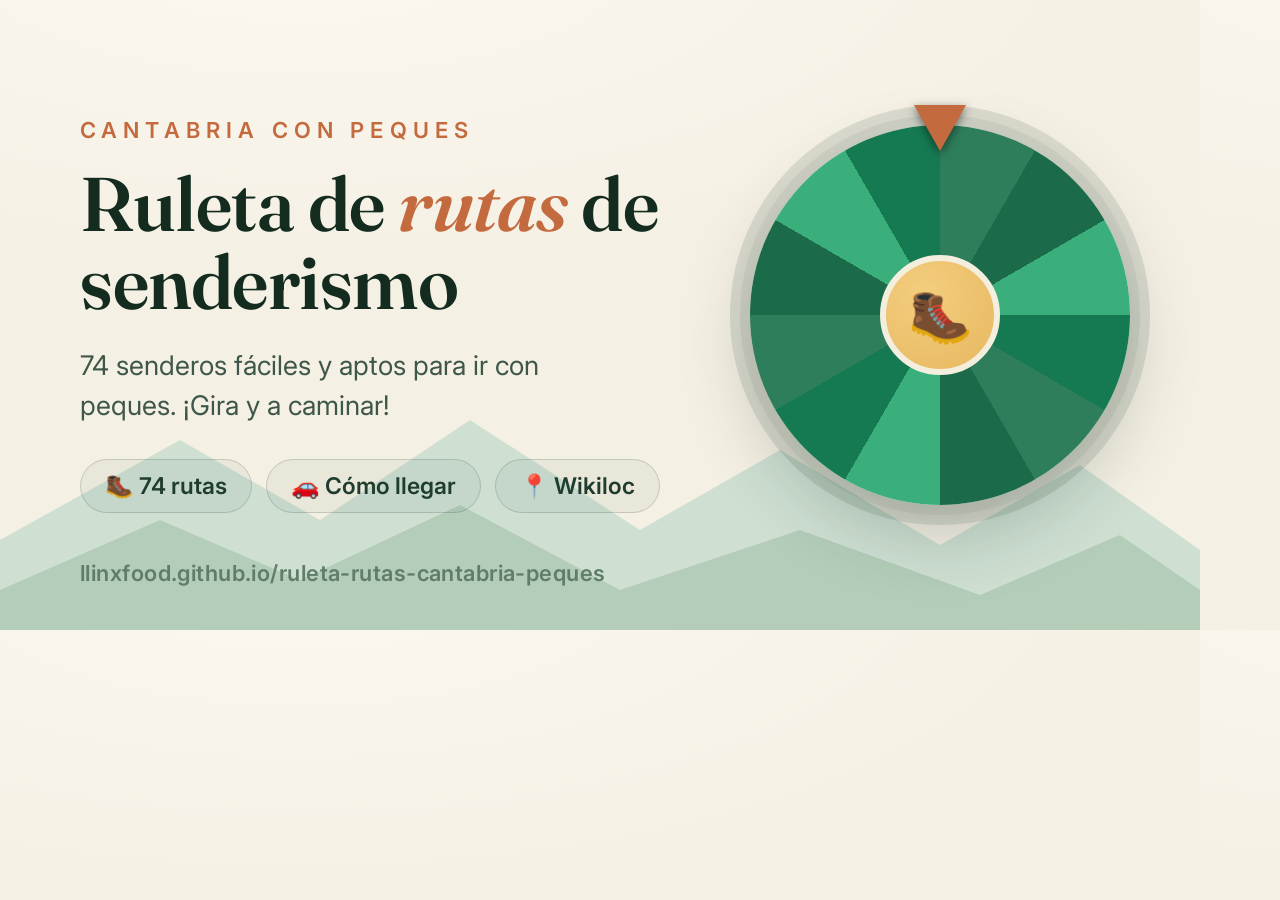
<file: og-image.html>
<!DOCTYPE html>
<html lang="es">
<head>
<meta charset="UTF-8">
<link rel="preconnect" href="https://fonts.googleapis.com">
<link rel="preconnect" href="https://fonts.gstatic.com" crossorigin>
<link href="https://fonts.googleapis.com/css2?family=Fraunces:ital,opsz,wght@0,9..144,600;1,9..144,600&family=Inter:wght@500;600;700&display=swap" rel="stylesheet">
<style>
  * { margin: 0; padding: 0; box-sizing: border-box; }
  html, body { width: 1200px; height: 630px; overflow: hidden; }
  body {
    font-family: "Inter", sans-serif;
    color: #1f3d2e;
    background: radial-gradient(120% 90% at 25% -10%, #fbf8ef 0%, #f5f0e4 60%);
    position: relative;
    display: flex;
    align-items: center;
  }
  .mountains {
    position: absolute; left: 0; right: 0; bottom: 0; height: 220px; z-index: 0;
  }
  .content {
    position: relative; z-index: 2;
    padding: 0 0 0 80px;
    width: 660px;
  }
  .eyebrow {
    font-size: 22px; letter-spacing: .28em; text-transform: uppercase;
    color: #c46a3f; font-weight: 600; margin-bottom: 22px;
  }
  h1 {
    font-family: "Fraunces", serif; font-weight: 600;
    font-size: 76px; line-height: 1.02; color: #142c20;
    letter-spacing: -.5px; margin-bottom: 26px;
  }
  h1 .accent { color: #c46a3f; font-style: italic; }
  .sub { font-size: 27px; line-height: 1.45; color: #1f3d2e; opacity: .85; margin-bottom: 34px; max-width: 30ch; }
  .badges { display: flex; gap: 14px; flex-wrap: wrap; }
  .badge {
    background: rgba(31,61,46,.05); border: 1.5px solid rgba(31,61,46,.18);
    border-radius: 999px; padding: 12px 24px; font-size: 23px; font-weight: 600;
  }
  .url {
    position: absolute; z-index: 2; left: 80px; bottom: 44px;
    font-size: 22px; color: #5f7d68; font-weight: 600; letter-spacing: .02em;
  }

  /* Rueda decorativa */
  .wheel-area {
    position: absolute; right: 70px; top: 50%; transform: translateY(-50%); z-index: 2;
    width: 380px; height: 380px;
  }
  .wheel {
    width: 380px; height: 380px; border-radius: 50%;
    background: conic-gradient(
      #2e7d5b 0 30deg, #1b6b4a 30deg 60deg, #3aaf7c 60deg 90deg,
      #157a52 90deg 120deg, #2e7d5b 120deg 150deg, #1b6b4a 150deg 180deg,
      #3aaf7c 180deg 210deg, #157a52 210deg 240deg, #2e7d5b 240deg 270deg,
      #1b6b4a 270deg 300deg, #3aaf7c 300deg 330deg, #157a52 330deg 360deg);
    box-shadow: 0 0 0 10px rgba(31,61,46,.06), 0 0 0 20px rgba(31,61,46,.12), 0 30px 70px rgba(20,44,32,.22);
    position: relative;
  }
  .hub {
    position: absolute; top: 50%; left: 50%; transform: translate(-50%,-50%);
    width: 120px; height: 120px; border-radius: 50%;
    border: 6px solid #f3eede;
    background: radial-gradient(circle at 35% 30%, #f3cd7e, #e7b85f);
    display: flex; align-items: center; justify-content: center;
    font-size: 52px;
  }
  .pointer {
    position: absolute; top: -20px; left: 50%; transform: translateX(-50%);
    width: 0; height: 0; border-left: 26px solid transparent; border-right: 26px solid transparent;
    border-top: 46px solid #c46a3f; z-index: 3;
    filter: drop-shadow(0 3px 5px rgba(0,0,0,.5));
  }
</style>
</head>
<body>
  <svg class="mountains" viewBox="0 0 1200 220" preserveAspectRatio="none" xmlns="http://www.w3.org/2000/svg">
    <path d="M0 130 L180 30 L320 110 L470 10 L640 120 L780 40 L940 135 L1080 55 L1200 140 L1200 220 L0 220 Z" fill="#cfe0d3"/>
    <path d="M0 180 L160 110 L300 170 L460 95 L620 180 L800 120 L980 185 L1120 125 L1200 180 L1200 220 L0 220 Z" fill="#b3cdb9"/>
  </svg>

  <div class="content">
    <div class="eyebrow">Cantabria con peques</div>
    <h1>Ruleta de <span class="accent">rutas</span> de senderismo</h1>
    <div class="sub">74 senderos fáciles y aptos para ir con peques. ¡Gira y a caminar!</div>
    <div class="badges">
      <span class="badge">🥾 74 rutas</span>
      <span class="badge">🚗 Cómo llegar</span>
      <span class="badge">📍 Wikiloc</span>
    </div>
  </div>

  <div class="wheel-area">
    <div class="pointer"></div>
    <div class="wheel"><div class="hub">🥾</div></div>
  </div>

  <div class="url">llinxfood.github.io/ruleta-rutas-cantabria-peques</div>
</body>
</html>
</file>
